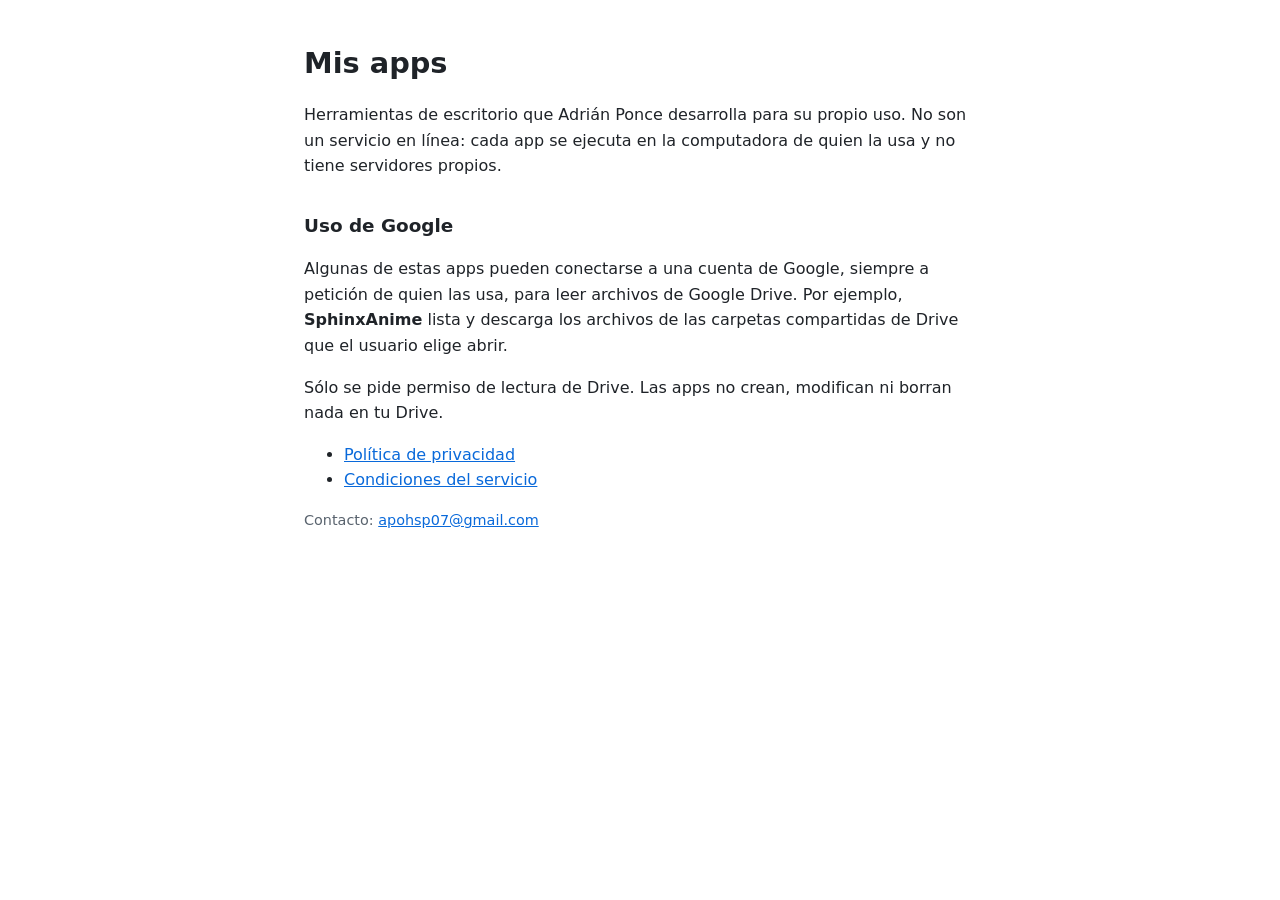
<file: index.html>
<!doctype html>
<html lang="es">
<head>
<meta charset="utf-8">
<meta name="viewport" content="width=device-width, initial-scale=1">
<title>Mis apps</title>
<link rel="stylesheet" href="estilo.css">
</head>
<body>
<main>
  <h1>Mis apps</h1>
  <p>Herramientas de escritorio que Adrián Ponce desarrolla para su propio uso. No son un servicio en línea:
  cada app se ejecuta en la computadora de quien la usa y no tiene servidores propios.</p>

  <h2>Uso de Google</h2>
  <p>Algunas de estas apps pueden conectarse a una cuenta de Google, siempre a petición de quien las usa,
  para leer archivos de Google Drive. Por ejemplo, <strong>SphinxAnime</strong> lista y descarga los
  archivos de las carpetas compartidas de Drive que el usuario elige abrir.</p>
  <p>Sólo se pide permiso de lectura de Drive. Las apps no crean, modifican ni borran nada en tu Drive.</p>

  <ul>
    <li><a href="privacidad.html">Política de privacidad</a></li>
    <li><a href="condiciones.html">Condiciones del servicio</a></li>
  </ul>

  <p class="pie">Contacto: <a href="mailto:apohsp07@gmail.com">apohsp07@gmail.com</a></p>
</main>
</body>
</html>
</file>
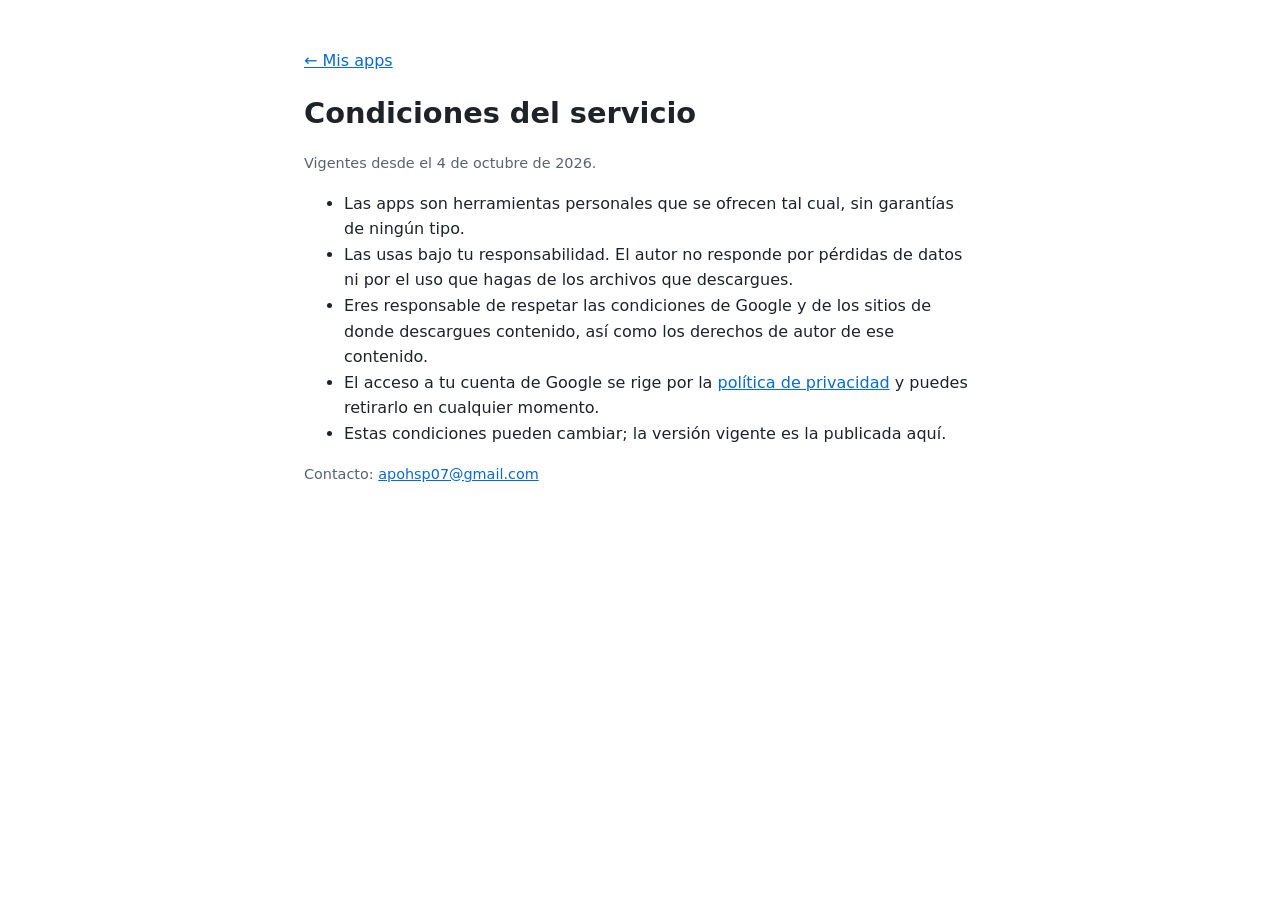
<file: condiciones.html>
<!doctype html>
<html lang="es">
<head>
<meta charset="utf-8">
<meta name="viewport" content="width=device-width, initial-scale=1">
<title>Condiciones del servicio · Mis apps</title>
<link rel="stylesheet" href="estilo.css">
</head>
<body>
<main>
  <p><a href="index.html">← Mis apps</a></p>
  <h1>Condiciones del servicio</h1>
  <p class="fecha">Vigentes desde el 4 de octubre de 2026.</p>

  <ul>
    <li>Las apps son herramientas personales que se ofrecen tal cual, sin garantías de ningún tipo.</li>
    <li>Las usas bajo tu responsabilidad. El autor no responde por pérdidas de datos ni por el uso que
    hagas de los archivos que descargues.</li>
    <li>Eres responsable de respetar las condiciones de Google y de los sitios de donde descargues
    contenido, así como los derechos de autor de ese contenido.</li>
    <li>El acceso a tu cuenta de Google se rige por la <a href="privacidad.html">política de privacidad</a>
    y puedes retirarlo en cualquier momento.</li>
    <li>Estas condiciones pueden cambiar; la versión vigente es la publicada aquí.</li>
  </ul>

  <p class="pie">Contacto: <a href="mailto:apohsp07@gmail.com">apohsp07@gmail.com</a></p>
</main>
</body>
</html>
</file>
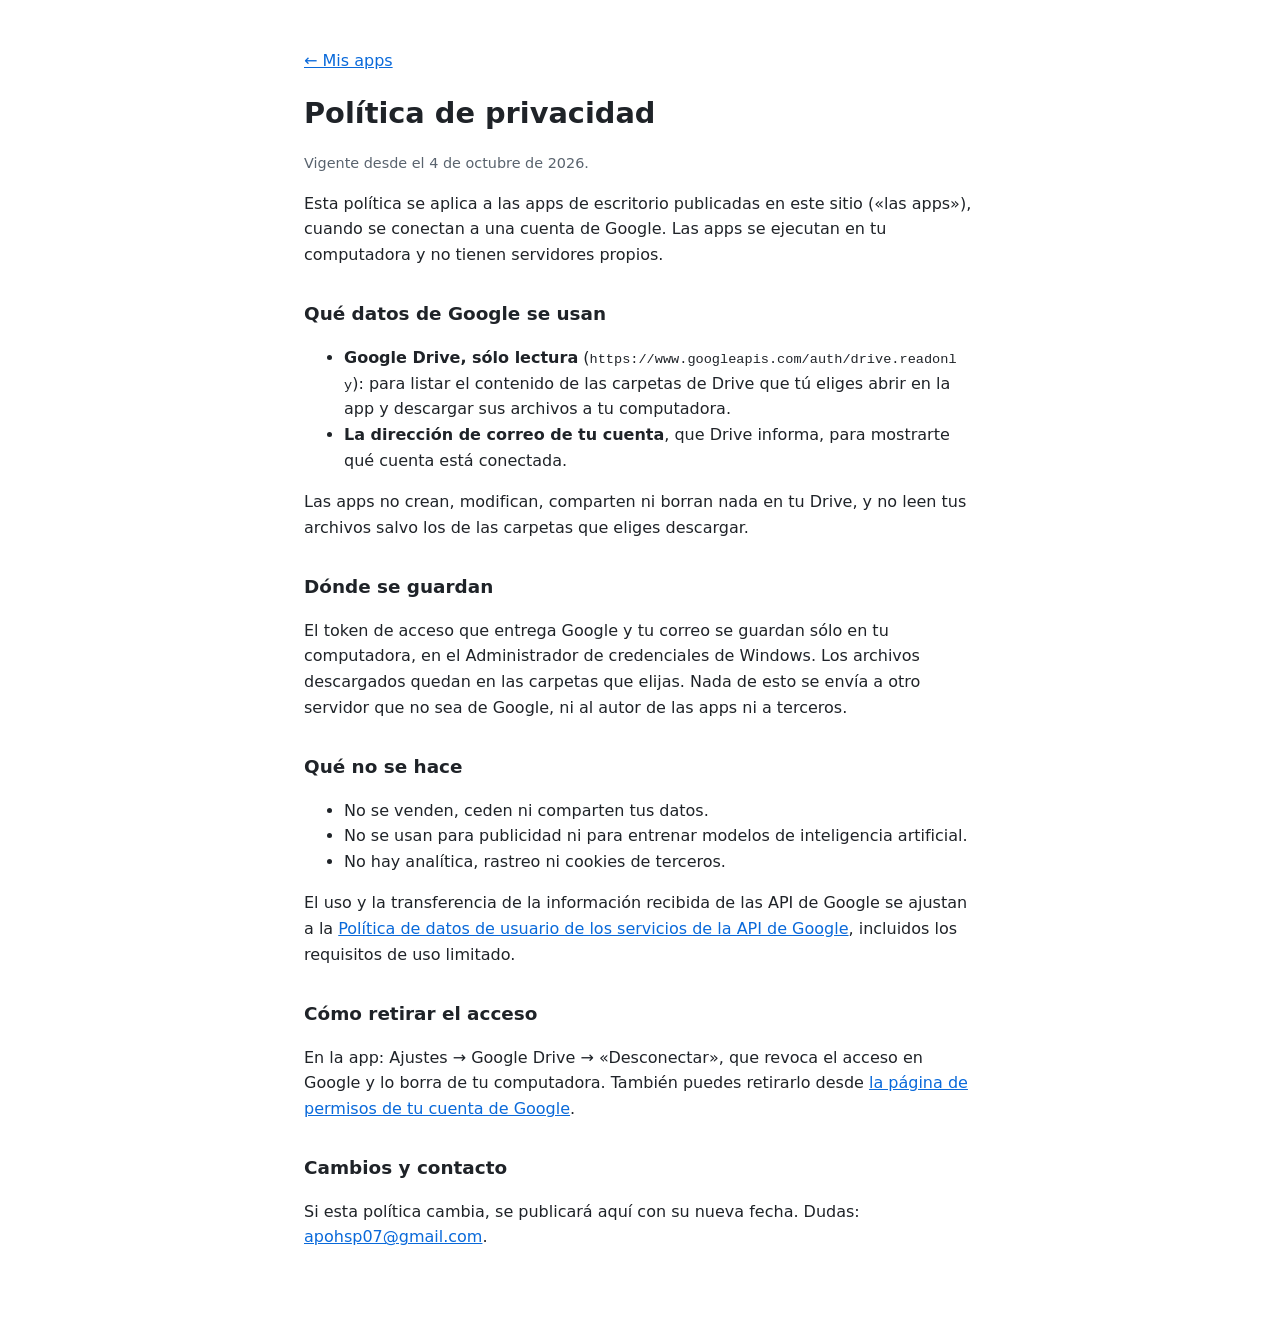
<file: privacidad.html>
<!doctype html>
<html lang="es">
<head>
<meta charset="utf-8">
<meta name="viewport" content="width=device-width, initial-scale=1">
<title>Política de privacidad · Mis apps</title>
<link rel="stylesheet" href="estilo.css">
</head>
<body>
<main>
  <p><a href="index.html">← Mis apps</a></p>
  <h1>Política de privacidad</h1>
  <p class="fecha">Vigente desde el 4 de octubre de 2026.</p>

  <p>Esta política se aplica a las apps de escritorio publicadas en este sitio («las apps»), cuando se
  conectan a una cuenta de Google. Las apps se ejecutan en tu computadora y no tienen servidores propios.</p>

  <h2>Qué datos de Google se usan</h2>
  <ul>
    <li><strong>Google Drive, sólo lectura</strong> (<code>https://www.googleapis.com/auth/drive.readonly</code>):
    para listar el contenido de las carpetas de Drive que tú eliges abrir en la app y descargar sus archivos
    a tu computadora.</li>
    <li><strong>La dirección de correo de tu cuenta</strong>, que Drive informa, para mostrarte qué cuenta
    está conectada.</li>
  </ul>
  <p>Las apps no crean, modifican, comparten ni borran nada en tu Drive, y no leen tus archivos salvo los
  de las carpetas que eliges descargar.</p>

  <h2>Dónde se guardan</h2>
  <p>El token de acceso que entrega Google y tu correo se guardan sólo en tu computadora, en el
  Administrador de credenciales de Windows. Los archivos descargados quedan en las carpetas que elijas.
  Nada de esto se envía a otro servidor que no sea de Google, ni al autor de las apps ni a terceros.</p>

  <h2>Qué no se hace</h2>
  <ul>
    <li>No se venden, ceden ni comparten tus datos.</li>
    <li>No se usan para publicidad ni para entrenar modelos de inteligencia artificial.</li>
    <li>No hay analítica, rastreo ni cookies de terceros.</li>
  </ul>
  <p>El uso y la transferencia de la información recibida de las API de Google se ajustan a la
  <a href="https://developers.google.com/terms/api-services-user-data-policy">Política de datos de usuario
  de los servicios de la API de Google</a>, incluidos los requisitos de uso limitado.</p>

  <h2>Cómo retirar el acceso</h2>
  <p>En la app: Ajustes → Google Drive → «Desconectar», que revoca el acceso en Google y lo borra de tu
  computadora. También puedes retirarlo desde
  <a href="https://myaccount.google.com/permissions">la página de permisos de tu cuenta de Google</a>.</p>

  <h2>Cambios y contacto</h2>
  <p>Si esta política cambia, se publicará aquí con su nueva fecha. Dudas:
  <a href="mailto:apohsp07@gmail.com">apohsp07@gmail.com</a>.</p>
</main>
</body>
</html>
</file>
<file: estilo.css>
:root { --fondo: #ffffff; --texto: #1f2328; --suave: #59636e; --enlace: #0969da; }
@media (prefers-color-scheme: dark) { :root { --fondo: #0d1117; --texto: #e6edf3; --suave: #9198a1; --enlace: #4493f8; } }
body { margin: 0; background: var(--fondo); color: var(--texto); font: 16px/1.6 system-ui, -apple-system, "Segoe UI", sans-serif; }
main { max-width: 42rem; margin: 0 auto; padding: 2rem 1rem 4rem; }
h1 { font-size: 1.8rem; margin: .5rem 0 1rem; }
h2 { font-size: 1.15rem; margin-top: 2rem; }
a { color: var(--enlace); }
code { font-size: .85em; word-break: break-all; }
.fecha, .pie { color: var(--suave); font-size: .9rem; }
</file>
